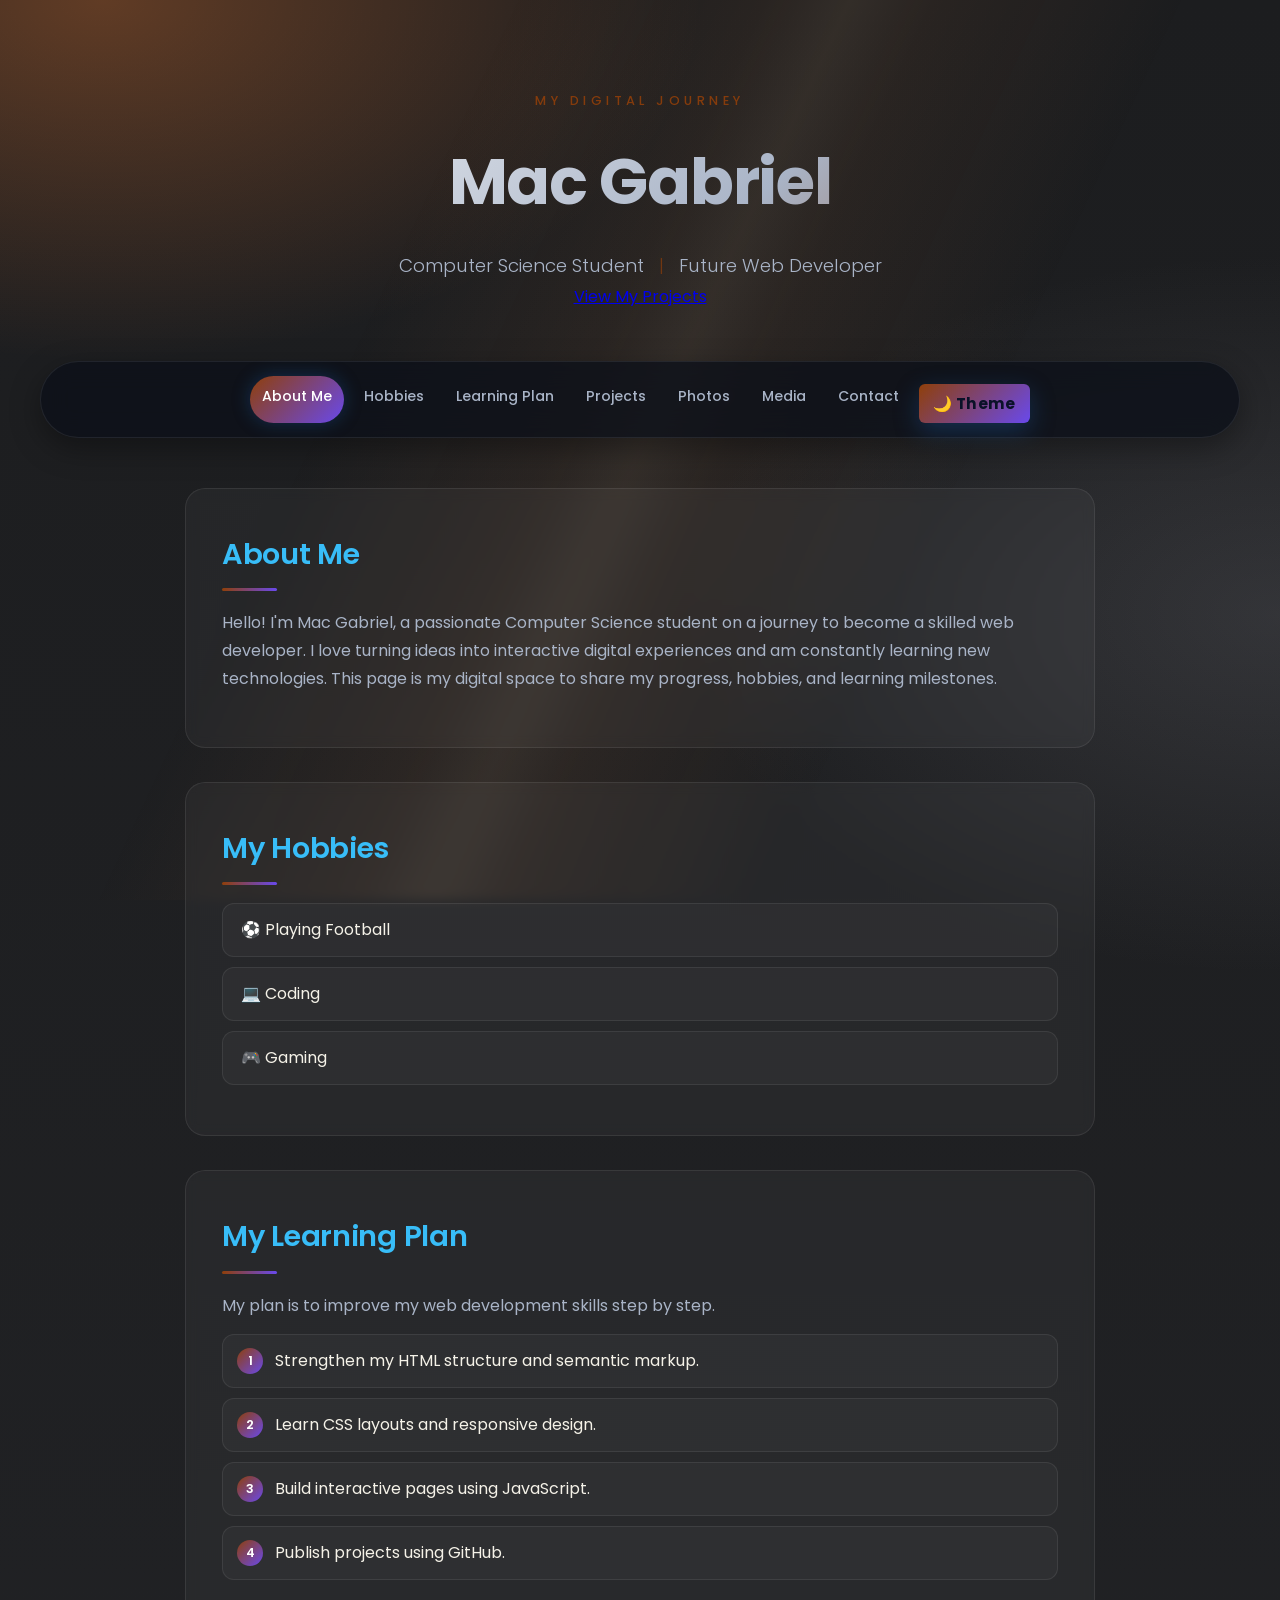
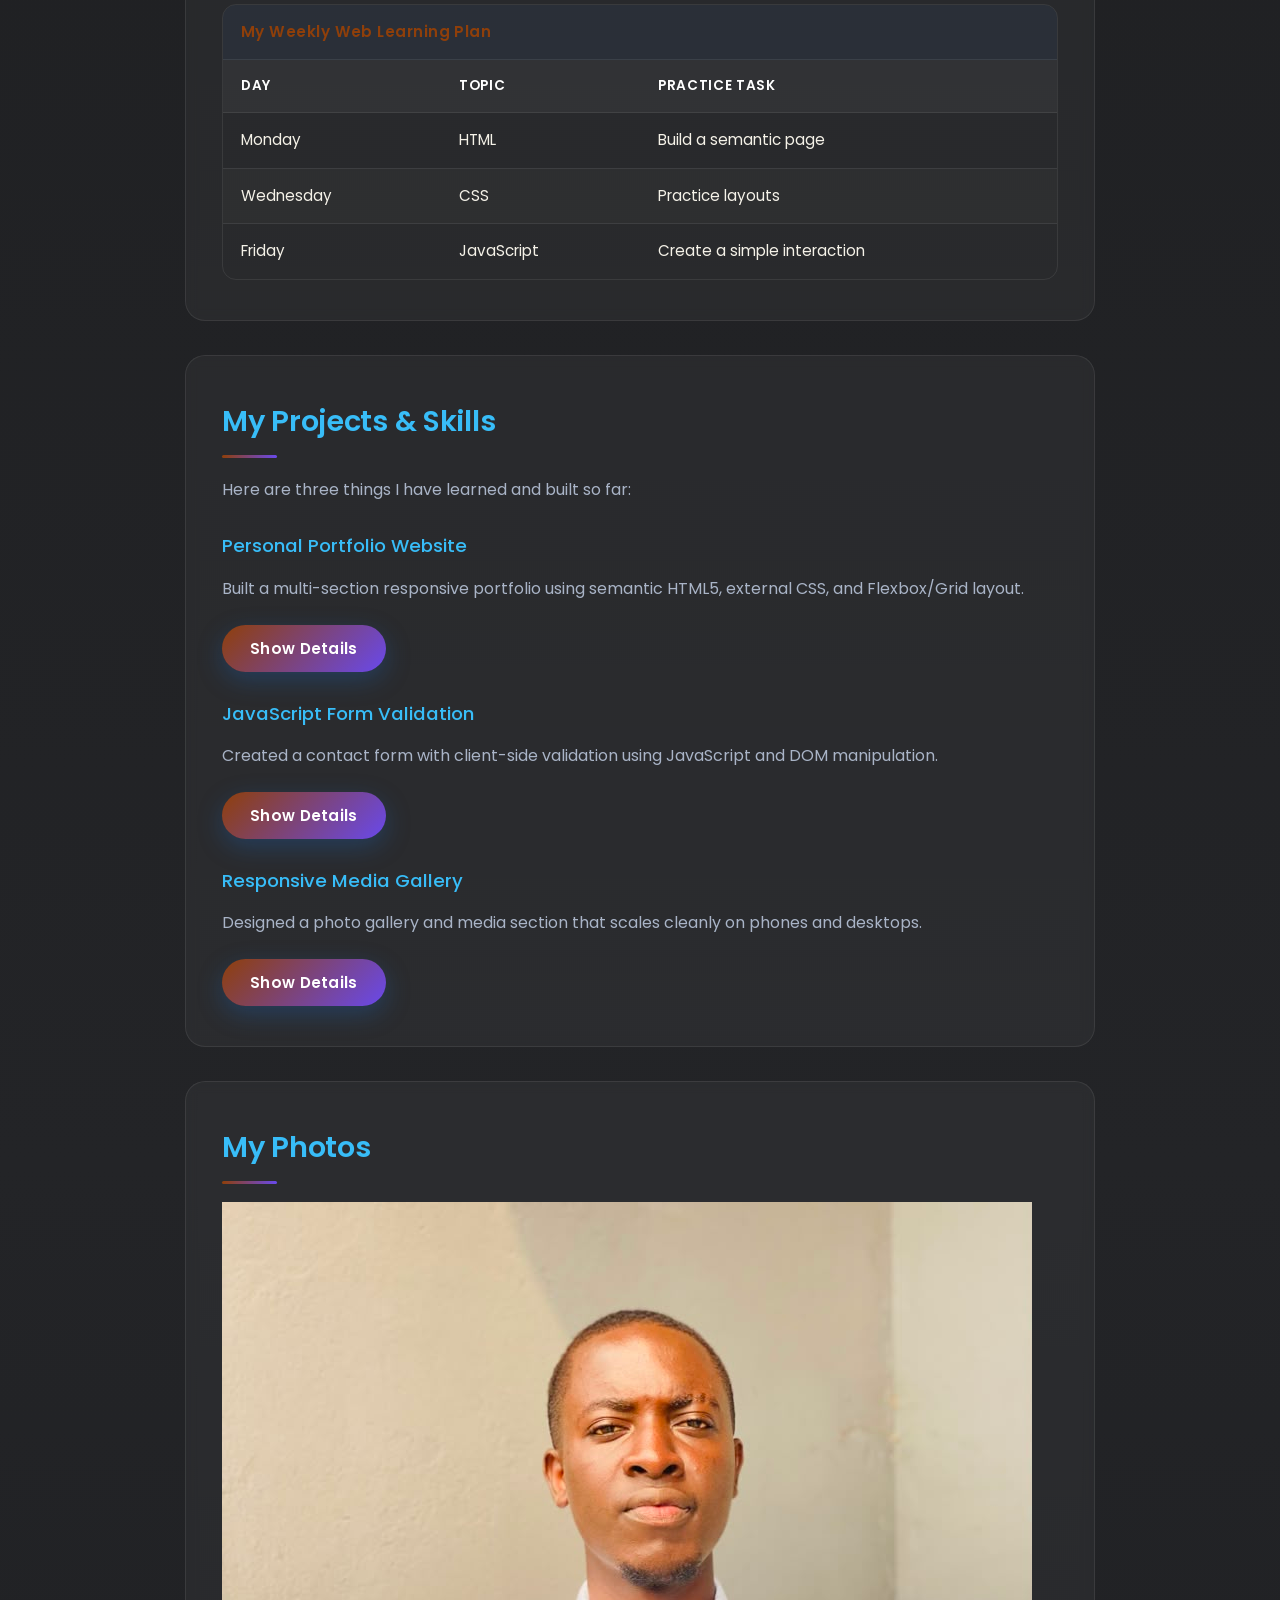
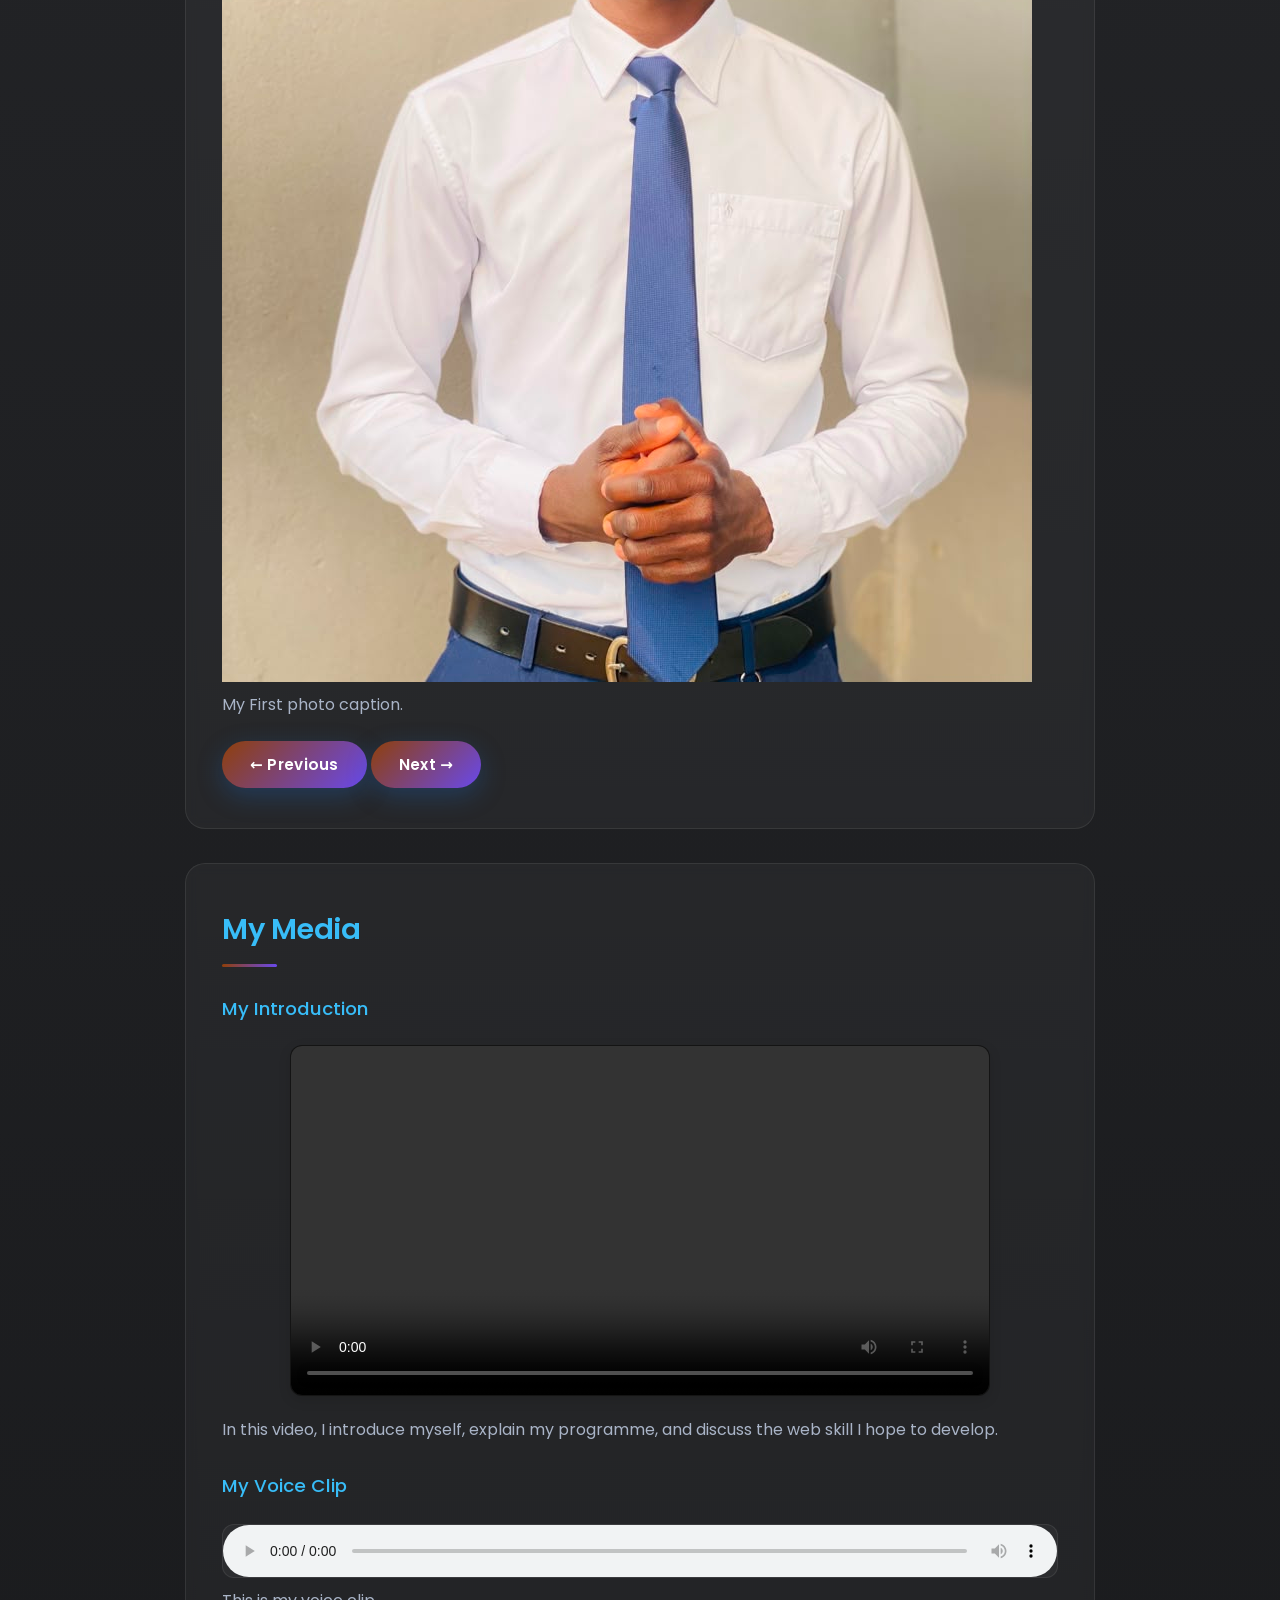
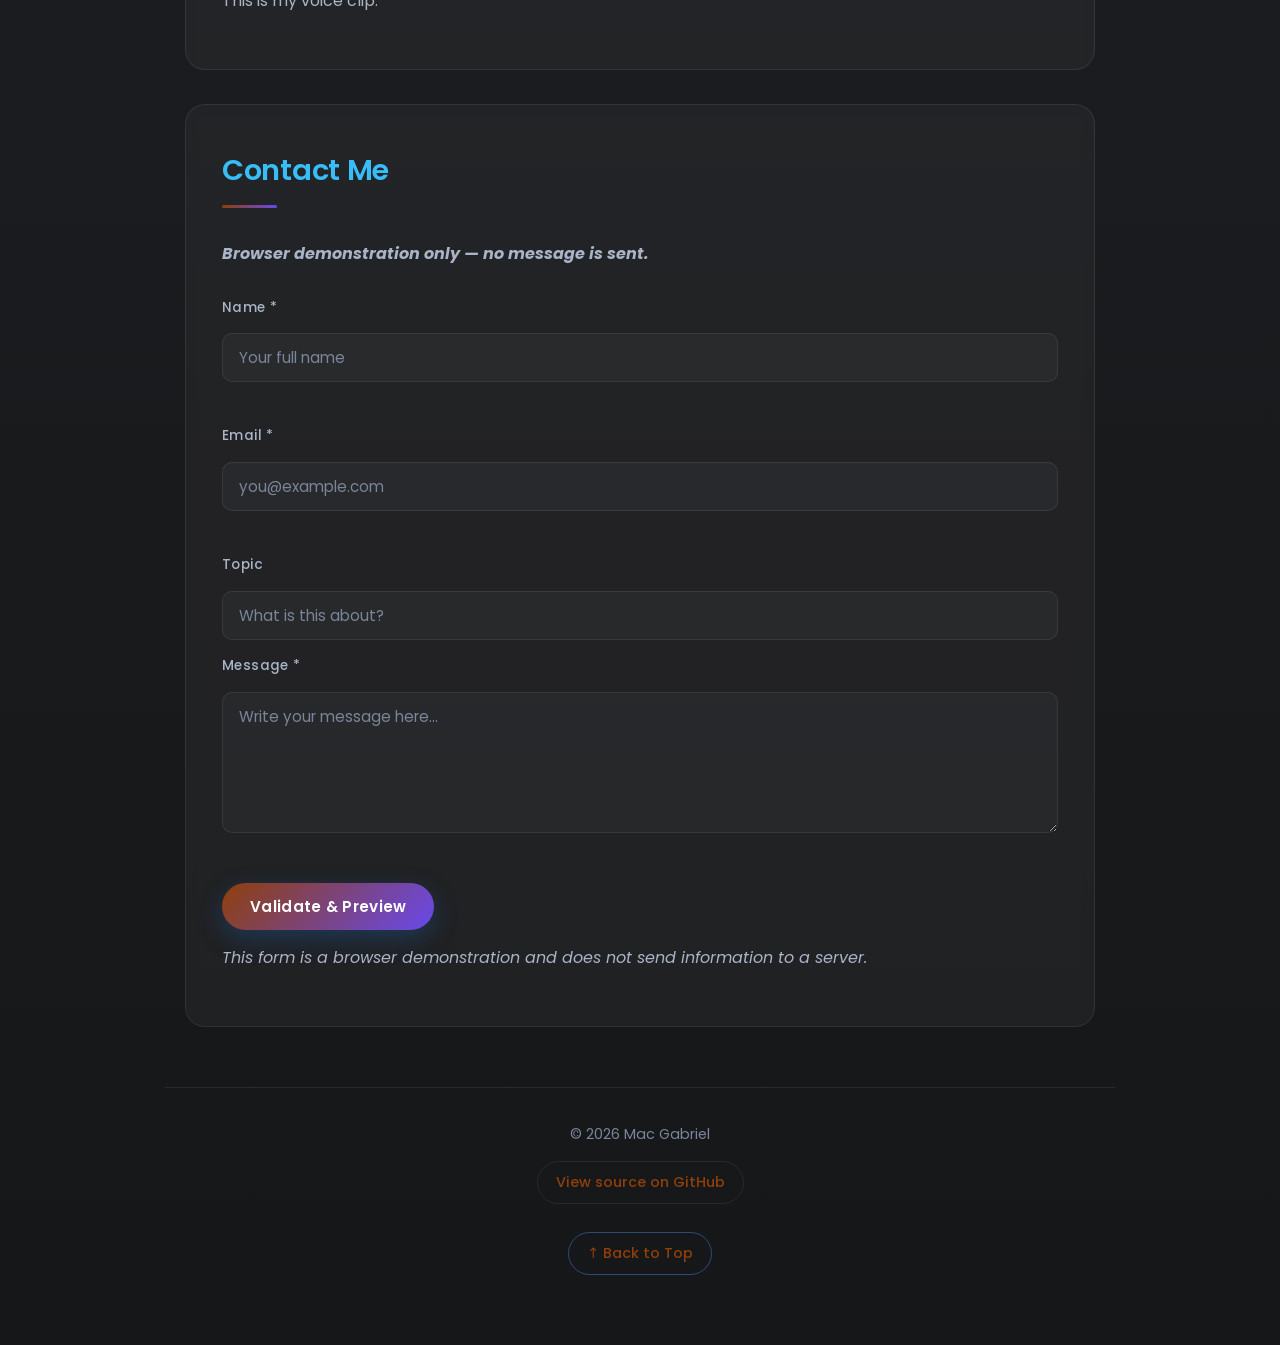
<file: index.html>
<!DOCTYPE html>
<html lang="en">

<head>
    <meta charset="UTF-8">
    <meta name="viewport" content="width=device-width, initial-scale=1.0">
    <title>Mac Gabriel | My CS Journey</title>
    <link rel="preconnect" href="https://fonts.googleapis.com">
    <link rel="preconnect" href="https://fonts.gstatic.com" crossorigin>
    <link href="https://fonts.googleapis.com/css2?family=Poppins:wght@300;400;500;600;700&display=swap" rel="stylesheet">
    <link rel="stylesheet" href="css/styles.css">
</head>

<body id="top">

    <header class="hero">
        <p class="tagline">MY DIGITAL JOURNEY</p>
        <h1>Mac Gabriel</h1>
        <p class="subtitle">Computer Science Student <span class="divider">|</span> Future Web Developer</p>
        <a href="#projects" class="cta-button">View My Projects</a>
    </header>

    <nav class="main-nav">
        <a href="#about">About Me</a>
        <a href="#hobbies">Hobbies</a>
        <a href="#learning">Learning Plan</a>
        <a href="#projects">Projects</a>
        <a href="#photos">Photos</a>
        <a href="#media">Media</a>
        <a href="#contact">Contact</a>
        <button id="theme-toggle" type="button" aria-label="Switch to light theme">🌙 Theme</button>

        <button id="nav-toggle" class="nav-toggle" type="button" aria-label="Toggle navigation" aria-expanded="false">
        ☰ Menu
        </button>

    </nav>

    <main>

        <section id="about" class="content-section">
            <h2>About Me</h2>
            <p>
                Hello! I'm Mac Gabriel, a passionate Computer Science student on a journey to become a skilled web developer. I love turning ideas into interactive digital experiences and am constantly learning new technologies. This page is my digital space to share
                my progress, hobbies, and learning milestones.
            </p>
        </section>

        <section id="hobbies" class="content-section">
            <h2>My Hobbies</h2>
            <ul class="hobby-list">
                <li>⚽ Playing Football</li>
                <li>💻 Coding</li>
                <li>🎮 Gaming</li>
            </ul>
        </section>

        <section id="learning" class="content-section">
            <h2>My Learning Plan</h2>
            <p>My plan is to improve my web development skills step by step.</p>

            <ol class="learning-list">
                <li>Strengthen my HTML structure and semantic markup.</li>
                <li>Learn CSS layouts and responsive design.</li>
                <li>Build interactive pages using JavaScript.</li>
                <li>Publish projects using GitHub.</li>
            </ol>

            <div class="table-wrap">
                <table>
                    <caption>My Weekly Web Learning Plan</caption>
                    <thead>
                        <tr>
                            <th>Day</th>
                            <th>Topic</th>
                            <th>Practice Task</th>
                        </tr>
                    </thead>
                    <tbody>
                        <tr>
                            <td>Monday</td>
                            <td>HTML</td>
                            <td>Build a semantic page</td>
                        </tr>
                        <tr>
                            <td>Wednesday</td>
                            <td>CSS</td>
                            <td>Practice layouts</td>
                        </tr>
                        <tr>
                            <td>Friday</td>
                            <td>JavaScript</td>
                            <td>Create a simple interaction</td>
                        </tr>
                    </tbody>
                </table>
            </div>
        </section>

        <section id="projects" class="content-section">
    <h2>My Projects & Skills</h2>
    <p>Here are three things I have learned and built so far:</p>

    <div class="projects-grid">
        <article class="project-card">
            <h3>Personal Portfolio Website</h3>
            <p>Built a multi-section responsive portfolio using semantic HTML5, external CSS, and Flexbox/Grid layout.</p>
            <button class="toggle-details" type="button">Show Details</button>
            <p class="project-details" hidden>I learned how to structure pages with header, nav, main, section and footer; how to link external stylesheets; and how to make content readable at narrow widths.</p>
        </article>

        <article class="project-card">
            <h3>JavaScript Form Validation</h3>
            <p>Created a contact form with client-side validation using JavaScript and DOM manipulation.</p>
            <button class="toggle-details" type="button">Show Details</button>
            <p class="project-details" hidden>I learned event.preventDefault(), regular expressions for email checking, trimming whitespace, and updating the DOM with textContent.</p>
        </article>

        <article class="project-card">
            <h3>Responsive Media Gallery</h3>
            <p>Designed a photo gallery and media section that scales cleanly on phones and desktops.</p>
            <button class="toggle-details" type="button">Show Details</button>
            <p class="project-details" hidden>I learned CSS Grid auto-fit, object-fit for images, and the viewport meta tag for mobile responsiveness.</p>
        </article>
    </div>
</section>

        <section id="photos" class="content-section">
            <h2>My Photos</h2>
           
            <div class="gallery-viewer">
                <img id="viewer-image" src="images/photo1.jpg" alt="Description of photo one">
                <p id="viewer-caption">My First photo caption.</p>
                <div class="viewer-controls">
                    <button id="prev-photo" type="button">← Previous</button>
                    <button id="next-photo" type="button">Next →</button>
                </div>
            </div>
        </section>

        <section id="media" class="content-section">
            <h2>My Media</h2>

            <h3>My Introduction</h3>
            <video controls width="600">
                <source src="videos/intro.mp4" type="video/mp4">
                Your browser does not support video.
            </video>
            <p>In this video, I introduce myself, explain my programme, and discuss the web skill I hope to develop.</p>

            <h3>My Voice Clip</h3>
            <audio controls>
                <source src="videos/voice.mp3" type="audio/mpeg">
                Your browser does not support audio.
            </audio>
            <p>This is my voice clip.</p>
        </section>

        <section id="contact" class="content-section">
            <h2>Contact Me</h2>

            <form id="contact-form" novalidate>
    <p class="form-note"><strong>Browser demonstration only — no message is sent.</strong></p>

    <label for="name">Name <span aria-hidden="true">*</span></label>
    <input type="text" id="name" name="name" placeholder="Your full name" required>
    <p class="field-error" id="name-error" role="alert"></p>

    <label for="email">Email <span aria-hidden="true">*</span></label>
    <input type="email" id="email" name="email" placeholder="you@example.com" required>
    <p class="field-error" id="email-error" role="alert"></p>

    <label for="topic">Topic</label>
    <input type="text" id="topic" name="topic" placeholder="What is this about?">

    <label for="message">Message <span aria-hidden="true">*</span></label>
    <textarea id="message" name="message" rows="5" placeholder="Write your message here..." required></textarea>
    <p class="field-error" id="message-error" role="alert"></p>

    <button type="submit">Validate & Preview</button>
</form>

<div id="form-preview" class="form-preview" hidden aria-live="polite"></div>

            <p class="form-note">This form is a browser demonstration and does not send information to a server.</p>
        </section>

    </main>

    <footer>
        <p>&copy; 2026 Mac Gabriel</p>
        <p><a href="https://github.com/chilandogabriel21-glitch/My-Website" target="_blank" rel="noopener">View source on GitHub</a></p>
        <a href="#top" class="back-top">↑ Back to Top</a>
    </footer>
<script src="js/script.js" defer></script>
</body>

</html>
</file>
<file: css/styles.css>
/* GLOBAL*/

* {
    margin: 0;
    padding: 0;
    box-sizing: border-box;
}

:root {
    --bg-dark: #0e1421;
    --bg-mid: #131b31;
    --bg-card: rgba(255, 255, 255, 0.04);
    --bg-card-hover: rgba(255, 255, 255, 0.07);
    --border-soft: rgba(255, 255, 255, 0.08);
    --text-main: #f5f2e8;
    --text-soft: #a9b4c7;
    --text-muted: #7a8599;
    --accent: #8f3f0a;
    --accent-2: #6949ec;
    --accent-glow: rgba(30, 97, 178, 0.35);
    --font-main: 'Poppins', system-ui, -apple-system, 'Segoe UI', Roboto, sans-serif;
}

html {
    scroll-behavior: smooth;
}

body {
    font-family: var(--font-main);
    font-size: 16px;
    font-weight: 400;
    line-height: 1.75;
    color: var(--text-main);
    background: /* Bright top highlight — warm orange sheen */
    radial-gradient(1400px 700px at 50% -20%, rgba(255, 150, 70, 0.28), transparent 65%), /* Bright orange glow — left side */
    radial-gradient(1000px 600px at 8% 0%, rgba(255, 130, 50, 0.30), transparent 60%), /* Gray glow — right side (replaces the violet/blue) */
    radial-gradient(1000px 600px at 100% 10%, rgba(140, 140, 150, 0.20), transparent 60%), /* Dark gray base — clean and even */
    linear-gradient(180deg, #1c1d1f 0%, #232427 45%, #161719 100%);
    background-attachment: fixed;
    min-height: 100vh;
    padding-bottom: 60px;
    position: relative;
}


/* Optional: soft mirror light streak across the whole page */

body::before {
    content: '';
    position: fixed;
    inset: 0;
    pointer-events: none;
    background: linear-gradient( 115deg, transparent 30%, rgba(255, 150, 70, 0.06) 45%, rgba(255, 190, 130, 0.10) 50%, rgba(255, 150, 70, 0.06) 55%, transparent 70%);
    z-index: 0;
}


/* Keep your content above the mirror streak */

header,
nav,
main,
footer {
    position: relative;
    z-index: 1;
}


/*HERO / HEADER*/

.hero {
    text-align: center;
    padding: 90px 20px 50px;
    position: relative;
}

.tagline {
    font-size: 0.8rem;
    font-weight: 500;
    letter-spacing: 0.35em;
    text-transform: uppercase;
    color: var(--accent);
    margin-bottom: 14px;
    opacity: 0.9;
}

.hero h1 {
    font-size: clamp(2.4rem, 6vw, 4rem);
    font-weight: 700;
    letter-spacing: -0.02em;
    background: linear-gradient(135deg, #ffffff 0%, #a9b4c7 60%, var(--accent) 100%);
    -webkit-background-clip: text;
    background-clip: text;
    -webkit-text-fill-color: transparent;
    margin-bottom: 12px;
}

.subtitle {
    font-size: clamp(0.95rem, 2vw, 1.15rem);
    color: var(--text-soft);
    font-weight: 300;
}

.subtitle .divider {
    color: var(--accent);
    margin: 0 10px;
    opacity: 0.7;
}


/*NAVIGATION*/

.main-nav {
    position: sticky;
    top: 0;
    z-index: 100;
    display: flex;
    flex-wrap: wrap;
    justify-content: center;
    gap: 8px;
    padding: 14px 20px;
    margin: 0 auto 50px;
    max-width: 1200px;
    background: rgba(11, 15, 25, 0.75);
    backdrop-filter: blur(14px);
    -webkit-backdrop-filter: blur(14px);
    border: 1px solid var(--border-soft);
    border-radius: 999px;
    box-shadow: 0 10px 30px rgba(0, 0, 0, 0.35);
}

/* Menu toggle hidden by default — only shows on narrow screens */
.nav-toggle {
    display: none;
    margin: 0 auto 12px;
    padding: 10px 22px;
    font-size: 0.9rem;
    cursor: pointer;
}

.main-nav a {
    color: var(--text-soft);
    text-decoration: none;
    font-size: 0.88rem;
    font-weight: 500;
    padding: 8px 12px;
    border-radius: 999px;
    transition: all 0.25s ease;
}

.main-nav a:hover {
    color: #fff;
    background: rgba(79, 157, 255, 0.15);
}

.main-nav a.active {
    color: #fff;
    background: linear-gradient(135deg, var(--accent), var(--accent-2));
    box-shadow: 0 0 18px var(--accent-glow);
}


/*SECTIONS*/

main {
    max-width: 950px;
    margin: 0 auto;
    padding: 0 20px;
}

.content-section {
    background: var(--bg-card);
    border: 1px solid var(--border-soft);
    border-radius: 20px;
    padding: 40px 36px;
    margin-bottom: 34px;
    backdrop-filter: blur(6px);
    -webkit-backdrop-filter: blur(6px);
    transition: transform 0.35s ease, background 0.35s ease, border-color 0.35s ease;
}

.content-section:hover {
    background: var(--bg-card-hover);
    border-color: rgba(79, 157, 255, 0.35);
    transform: translateY(-4px);
}

.content-section h2 {
    font-size: clamp(1.4rem, 3vw, 1.8rem);
    font-weight: 600;
    letter-spacing: -0.01em;
    margin-bottom: 18px;
    position: relative;
    padding-bottom: 12px;
}

.content-section h2::after {
    content: '';
    position: absolute;
    left: 0;
    bottom: 0;
    width: 55px;
    height: 3px;
    border-radius: 3px;
    background: linear-gradient(90deg, var(--accent), var(--accent-2));
}

.content-section h3 {
    font-size: 1.15rem;
    font-weight: 500;
    color: var(--text-main);
    margin: 26px 0 12px;
}

.content-section p {
    color: var(--text-soft);
    font-size: 1rem;
    margin-bottom: 14px;
}


/* LISTS*/

.hobby-list,
.learning-list {
    list-style: none;
    padding-left: 0;
}

.hobby-list li,
.learning-list li {
    background: rgba(255, 255, 255, 0.03);
    border: 1px solid var(--border-soft);
    border-radius: 12px;
    padding: 12px 18px;
    margin-bottom: 10px;
    color: var(--text-main);
    font-size: 1rem;
    transition: all 0.25s ease;
}

.hobby-list li:hover,
.learning-list li:hover {
    border-color: rgba(79, 157, 255, 0.45);
    background: rgba(79, 157, 255, 0.07);
    transform: translateX(6px);
}

.learning-list {
    counter-reset: step;
}

.learning-list li {
    counter-increment: step;
    position: relative;
    padding-left: 52px;
}

.learning-list li::before {
    content: counter(step);
    position: absolute;
    left: 14px;
    top: 50%;
    transform: translateY(-50%);
    width: 26px;
    height: 26px;
    display: grid;
    place-items: center;
    border-radius: 50%;
    font-size: 0.8rem;
    font-weight: 600;
    color: #fff;
    background: linear-gradient(135deg, var(--accent), var(--accent-2));
}


/*TABLE*/

.table-wrap {
    overflow-x: auto;
    margin-top: 24px;
    border-radius: 14px;
    border: 1px solid var(--border-soft);
}

table {
    width: 100%;
    border-collapse: collapse;
    font-size: 0.95rem;
}

caption {
    caption-side: top;
    text-align: left;
    padding: 14px 18px;
    font-weight: 600;
    color: var(--accent);
    letter-spacing: 0.03em;
    background: rgba(79, 157, 255, 0.06);
    border-bottom: 1px solid var(--border-soft);
}

th,
td {
    padding: 14px 18px;
    text-align: left;
}

thead th {
    background: rgba(255, 255, 255, 0.04);
    color: #fff;
    font-weight: 600;
    font-size: 0.85rem;
    letter-spacing: 0.05em;
    text-transform: uppercase;
    border-bottom: 1px solid var(--border-soft);
}

tbody tr {
    border-bottom: 1px solid var(--border-soft);
    transition: background 0.2s ease;
}

tbody tr:last-child {
    border-bottom: none;
}

tbody tr:nth-child(even) {
    background: rgba(255, 255, 255, 0.02);
}

tbody tr:hover {
    background: rgba(79, 157, 255, 0.08);
}


/*GALLERY*/

.gallery {
    display: grid;
    grid-template-columns: repeat(auto-fit, minmax(220px, 1fr));
    gap: 18px;
    margin-top: 20px;
}

.gallery figure {
    background: rgba(255, 255, 255, 0.03);
    border: 1px solid var(--border-soft);
    border-radius: 14px;
    overflow: hidden;
    transition: transform 0.3s ease, border-color 0.3s ease;
}

.gallery figure:hover {
    transform: translateY(-6px);
    border-color: rgba(79, 157, 255, 0.45);
}

.gallery img {
    width: 100%;
    height: 180px;
    object-fit: cover;
    display: block;
}

.gallery figcaption {
    padding: 12px 14px;
    font-size: 0.88rem;
    color: var(--text-muted);
    text-align: center;
}


/*MEDIA*/

video,
audio {
    width: 100%;
    border-radius: 12px;
    margin-top: 10px;
    border: 1px solid var(--border-soft);
    background: #000;
}

audio {
    background: rgba(255, 255, 255, 0.04);
}


/*FORM*/

form {
    display: flex;
    flex-direction: column;
    gap: 14px;
    margin-top: 10px;
}

label {
    font-size: 0.85rem;
    font-weight: 500;
    color: var(--text-soft);
    letter-spacing: 0.03em;
}

input,
textarea {
    width: 100%;
    font-family: inherit;
    font-size: 0.95rem;
    padding: 12px 16px;
    color: var(--text-main);
    background: rgba(255, 255, 255, 0.03);
    border: 1px solid var(--border-soft);
    border-radius: 10px;
    outline: none;
    transition: all 0.25s ease;
}

input::placeholder,
textarea::placeholder {
    color: var(--text-muted);
}

input:focus,
textarea:focus {
    border-color: var(--accent);
    background: rgba(79, 157, 255, 0.06);
    box-shadow: 0 0 0 4px var(--accent-glow);
}

textarea {
    resize: vertical;
    min-height: 120px;
}

button {
    margin-top: 8px;
    align-self: flex-start;
    padding: 12px 28px;
    font-family: inherit;
    font-size: 0.95rem;
    font-weight: 600;
    letter-spacing: 0.02em;
    color: #fff;
    border: none;
    border-radius: 999px;
    cursor: pointer;
    background: linear-gradient(135deg, var(--accent), var(--accent-2));
    box-shadow: 0 8px 24px var(--accent-glow);
    transition: transform 0.2s ease, box-shadow 0.2s ease;
}

button:hover {
    transform: translateY(-2px);
    box-shadow: 0 12px 30px var(--accent-glow);
}

button:active {
    transform: translateY(0);
}

.form-note {
    font-size: 0.85rem;
    color: var(--text-muted);
    font-style: italic;
    margin-top: 14px;
}


/*FOOTER*/

footer {
    text-align: center;
    margin-top: 60px;
    padding: 30px 20px 10px;
    color: var(--text-muted);
    font-size: 0.9rem;
    border-top: 1px solid var(--border-soft);
    max-width: 950px;
    margin-left: auto;
    margin-right: auto;
}

footer p {
    margin: 4px 0;
}

.back-top {
    display: inline-block;
    margin-top: 14px;
    color: var(--accent);
    text-decoration: none;
    font-weight: 500;
    padding: 8px 18px;
    border-radius: 999px;
    border: 1px solid rgba(79, 157, 255, 0.4);
    transition: all 0.25s ease;
}

.back-top:hover {
    background: rgba(79, 157, 255, 0.12);
    color: #fff;
    border-color: var(--accent);
}


/*RESPONSIVE*/

@media (max-width: 640px) {
    .content-section {
        padding: 28px 22px;
        border-radius: 16px;
    }
    .main-nav {
        border-radius: 18px;
        padding: 10px;
    }
    .main-nav a {
        font-size: 0.82rem;
        padding: 7px 12px;
    }
    .hero {
        padding: 60px 16px 30px;
    }
}


/* PHOTO GALLERY*/
.photo-gallery {
    display: grid;
    grid-template-columns: repeat(auto-fit, minmax(260px, 1fr));
    gap: 20px;
    margin-top: 20px;
}

.photo-gallery figure {
    margin: 0;
    text-align: center;
}

.photo-gallery img {
    width: 100%;
    height: auto;
    aspect-ratio: 4 / 3;       /* consistent shape for all photos */
    object-fit: cover;
    border-radius: 12px;
    display: block;
    box-shadow: 0 4px 12px rgba(0, 0, 0, 0.15);
    transition: transform 0.3s ease;
}

.photo-gallery img:hover {
    transform: scale(1.03);
}

.photo-gallery figcaption {
    margin-top: 10px;
    font-weight: bold;
}

/*VIDEO*/

#media video {
    width: 100%;
    max-width: 700px;
    height: auto;
    display: block;
    margin: 20px auto;
    border-radius: 12px;
    box-shadow: 0 4px 12px rgba(0, 0, 0, 0.15);
}
    /*THEME TOGGLE BUTTON*/
#theme-toggle,
.theme-toggle {
  background-color: #38bdf8;
  color: #0a1128;
  border: none;
  padding: 8px 14px;
  border-radius: 6px;
  font-weight: bold;
  cursor: pointer;
  font-family: inherit;
  transition: opacity 0.2s ease;
}

#theme-toggle:hover,
.theme-toggle:hover {
  opacity: 0.85;
}

footer a[href*="github"] {
    display: inline-block;
    margin: 10px 0;
    padding: 8px 18px;
    border-radius: 999px;
    border: 1px solid var(--border-soft);
    color: var(--accent);
    text-decoration: none;
    font-weight: 500;
    transition: all 0.25s ease;
}
footer a[href*="github"]:hover,
footer a[href*="github"]:focus-visible {
    background: rgba(79, 157, 255, 0.12);
    color: #fff;
    border-color: var(--accent);
}

/*LIGHT THEME*/

body.light-theme {
  background: linear-gradient(180deg, #f5f0e8 0%, #ede8e0 45%, #f0ece4 100%);
  color: #1a1a2e;
}

body.light-theme h1,
body.light-theme h2,
body.light-theme h3 {
  color: #8f3f0a;
}


/*DARK THEME*/

body.dark-theme {
  background: 
    radial-gradient(1400px 700px at 50% -20%, rgba(255, 150, 70, 0.28), transparent 65%),
    radial-gradient(1000px 600px at 8% 0%, rgba(255, 130, 50, 0.30), transparent 60%),
    radial-gradient(1000px 600px at 100% 10%, rgba(140, 140, 150, 0.20), transparent 60%),
    linear-gradient(180deg, #1c1d1f 0%, #232427 45%, #161719 100%);
  color: #f5f2e8;
}

body.dark-theme h1,
body.dark-theme h2,
body.dark-theme h3 {
  color: #38bdf8;
}

/*LIGHT THEME — VARIABLE OVERRIDES FOR READABILITY*/

body.light-theme {
  /* Background + base text color */
  background: linear-gradient(180deg, #f5f0e8 0%, #ede8e0 45%, #f0ece4 100%);
  color: #1a1a2e;

  /* Override the CSS variables so ALL text becomes readable */
  --text-main:  #1a1a2e;   /* dark navy — main text on light bg */
  --text-soft:  #3a3a5a;   /* medium slate — secondary text */
  --text-muted: #6a6a8a;   /* muted grey-blue — placeholders, captions */

  /* Card backgrounds need to darken slightly so text pops */
  --bg-card:        rgba(0, 0, 0, 0.035);
  --bg-card-hover:  rgba(0, 0, 0, 0.06);
  --border-soft:    rgba(0, 0, 0, 0.10);
}

/*LIGHT THEME — DIRECT TEXT OVERRIDES*/

body.light-theme h1 {
  background: linear-gradient(135deg, #1a1a2e 0%, #3a3a5a 60%, #8f3f0a 100%);
  -webkit-background-clip: text;
  background-clip: text;
  -webkit-text-fill-color: transparent;
}

body.light-theme h2,
body.light-theme h3 {
  color: #1a1a2e;
}

body.light-theme .main-nav a {
  color: #3a3a5a;
}

body.light-theme .main-nav a:hover {
  color: #1a1a2e;
  background: rgba(0, 0, 0, 0.06);
}

body.light-theme .main-nav {
  background: rgba(245, 240, 232, 0.85);
  box-shadow: 0 10px 30px rgba(0, 0, 0, 0.10);
}

body.light-theme thead th {
  background: rgba(0, 0, 0, 0.04);
  color: #1a1a2e;
}

body.light-theme tbody tr:nth-child(even) {
  background: rgba(0, 0, 0, 0.02);
}

body.light-theme tbody tr:hover {
  background: rgba(79, 157, 255, 0.10);
}

body.light-theme .hobby-list li,
body.light-theme .learning-list li {
  background: rgba(255, 255, 255, 0.5);
  color: #1a1a2e;
}

body.light-theme .project-card {
  background: rgba(255, 255, 255, 0.55);
  border-color: rgba(0, 0, 0, 0.08);
}

body.light-theme .project-card h3 {
  color: #1a1a2e;
}

body.light-theme .project-card p {
  color: #3a3a5a;
}

body.light-theme input,
body.light-theme textarea {
  background: rgba(255, 255, 255, 0.7);
  color: #1a1a2e;
  border-color: rgba(0, 0, 0, 0.15);
}

body.light-theme input::placeholder,
body.light-theme textarea::placeholder {
  color: #8a8aaa;
}

body.light-theme footer {
  color: #6a6a8a;
}

body.light-theme .back-top {
  color: #8f3f0a;
  border-color: rgba(143, 63, 10, 0.4);
}

body.light-theme .back-top:hover {
  background: rgba(143, 63, 10, 0.10);
  color: #1a1a2e;
}

/*FINAL OVERRIDE — MUST BE THE VERY LAST RULE*/

body.light-theme,
body.dark-theme {
  background-attachment: scroll;
  transition: background 0.4s ease, color 0.3s ease;
}
</file>
